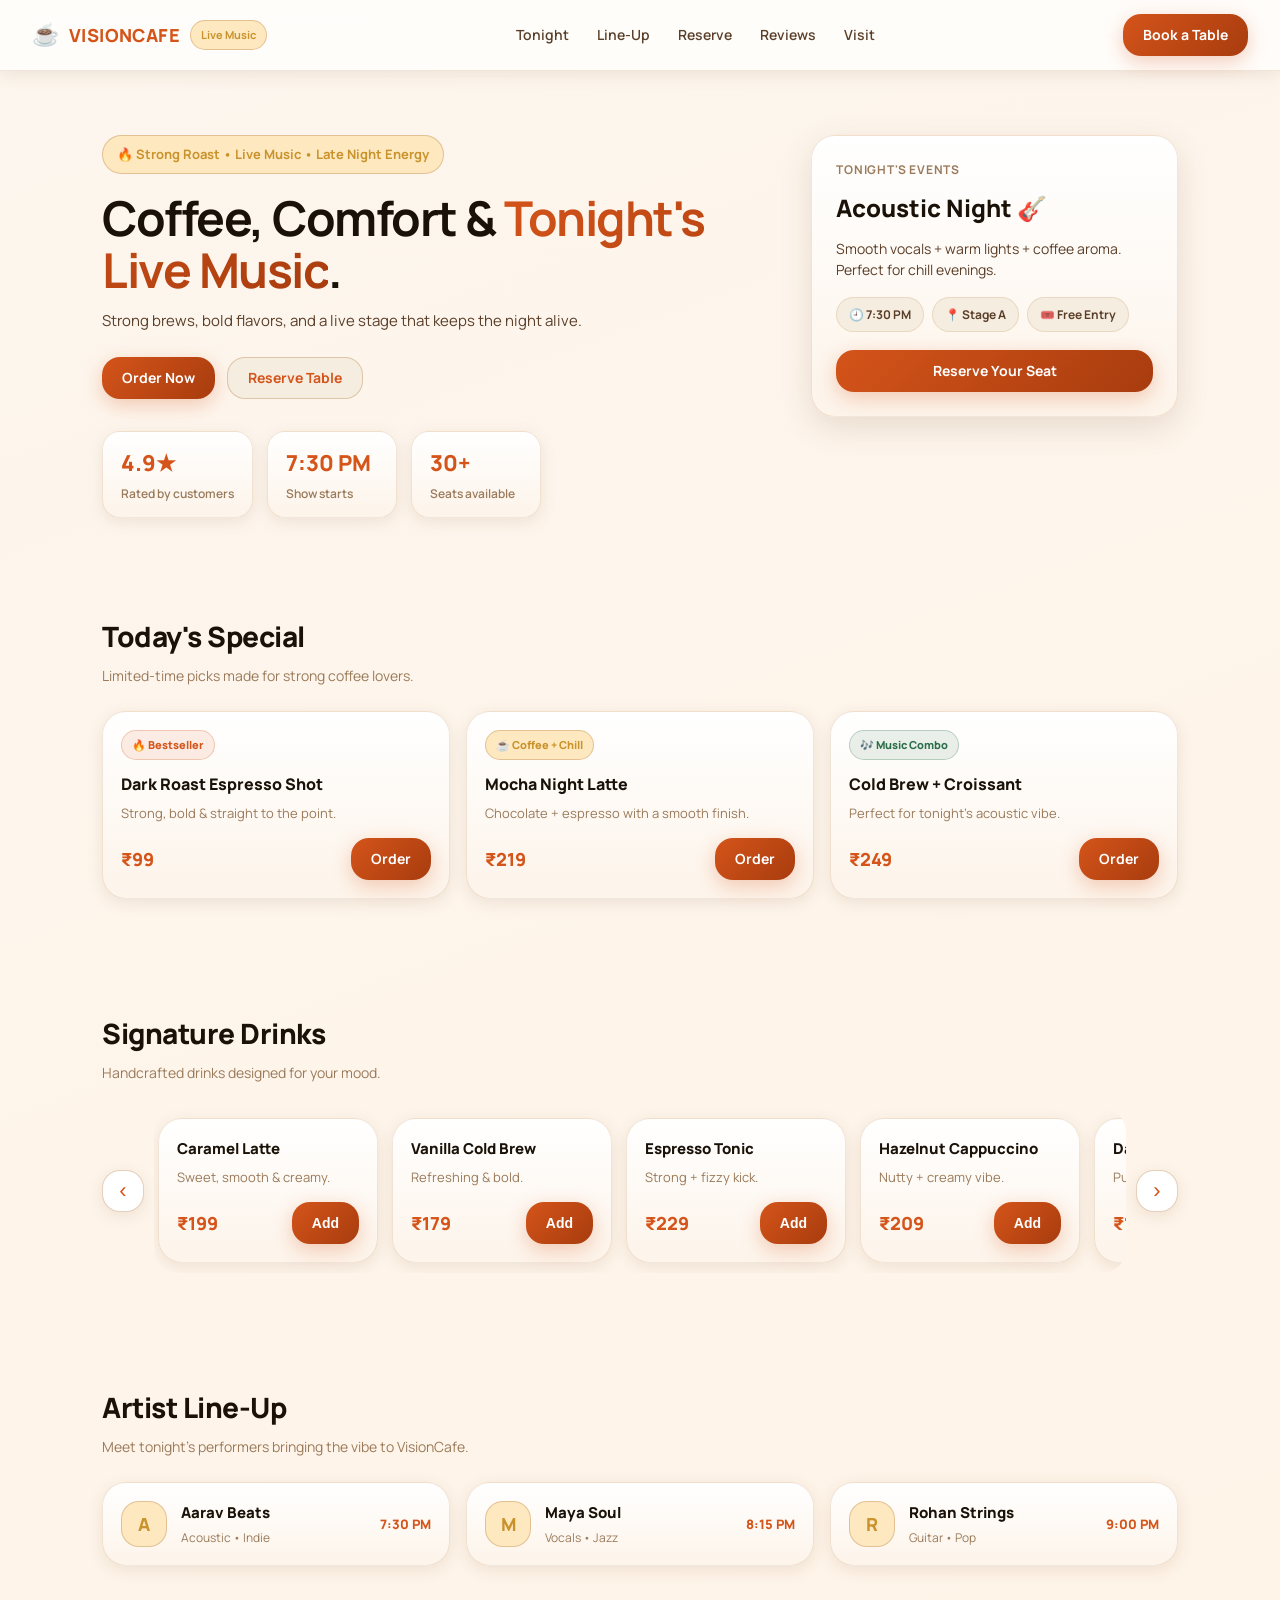
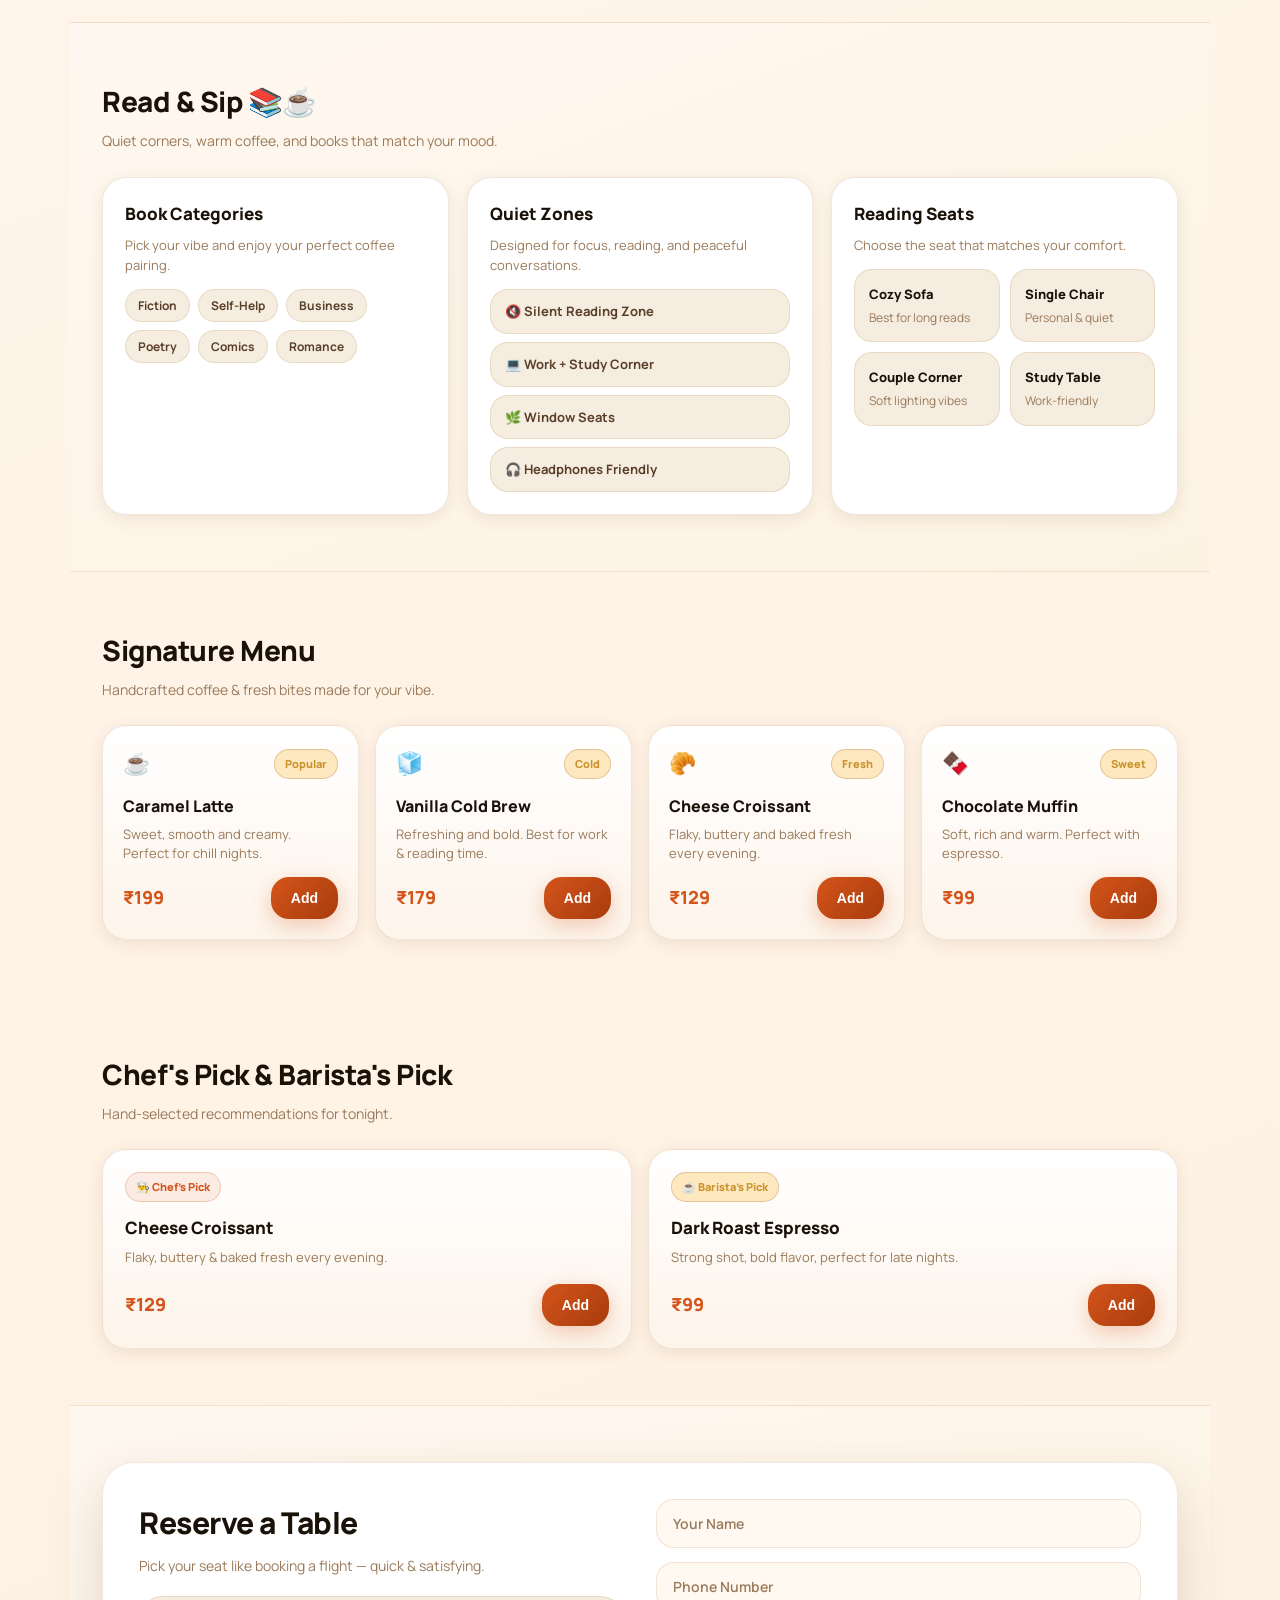
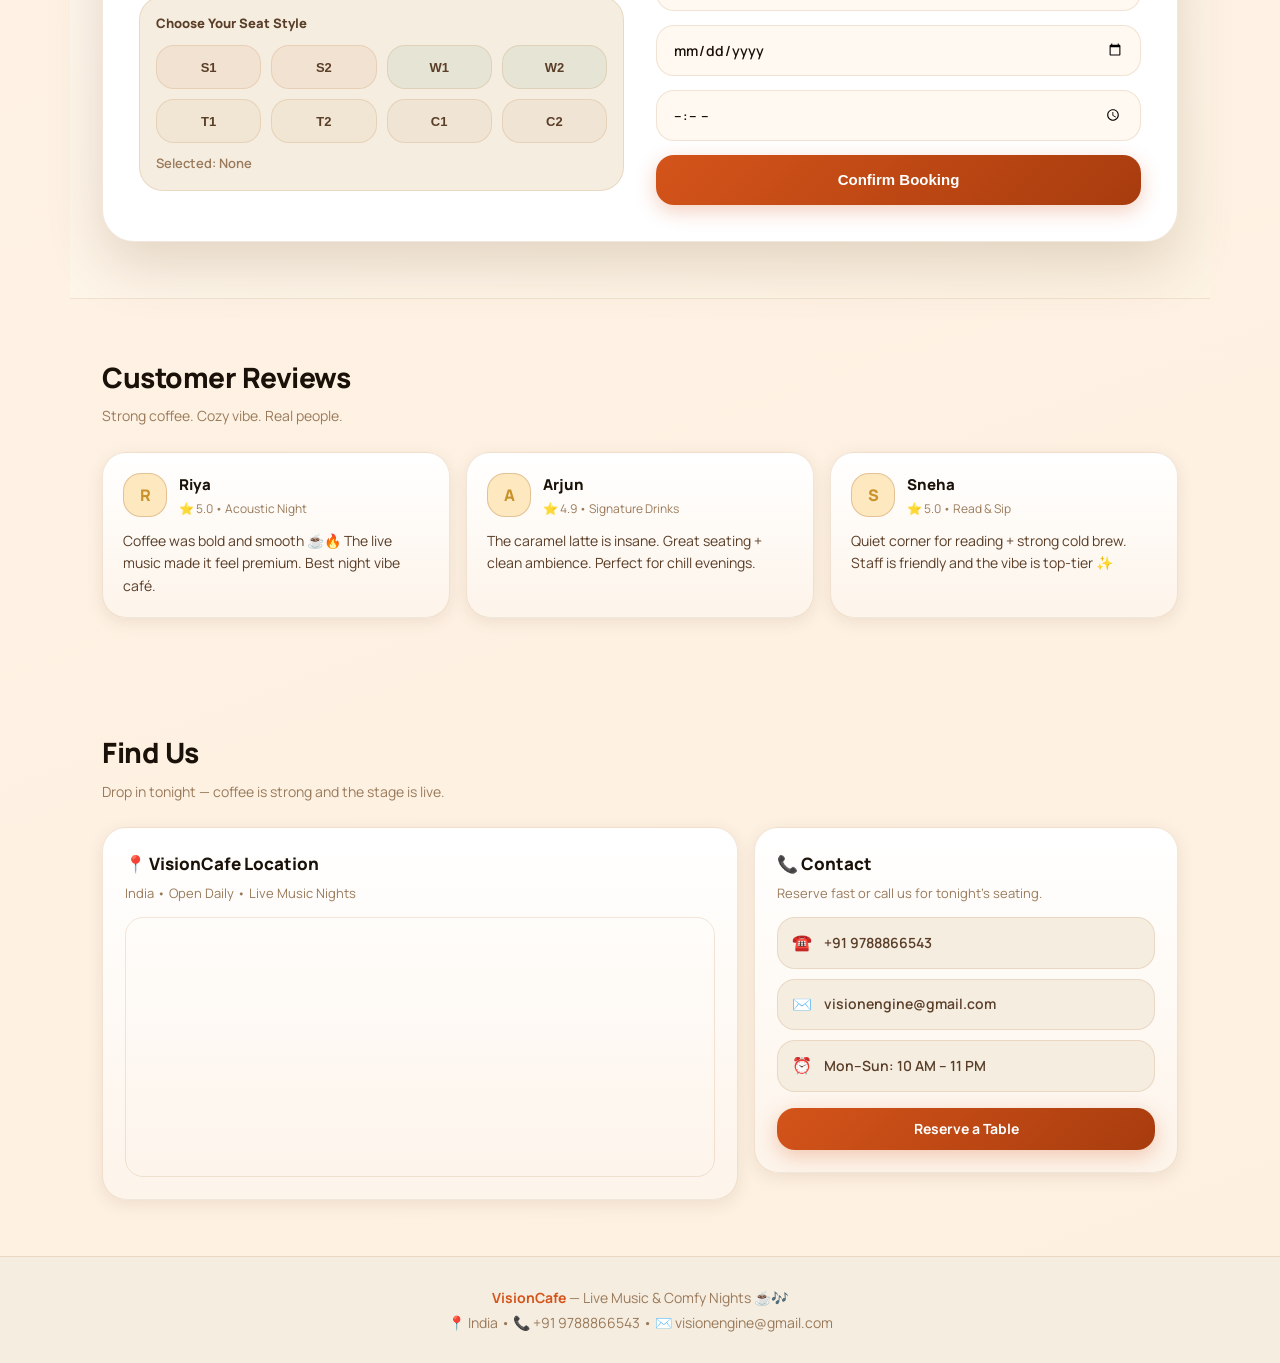
<file: index.html>
<!DOCTYPE html>
<!--
  INDEX.HTML — VISIONCAFE MAIN PAGE
  ===========================================================
  REUSE GUIDE FOR NEW SITES:
  1. Copy this file and rename it for your project.
  2. Update all <meta> tags in <head> with your site's info.
  3. Replace og:image and twitter:image with a real 1200x630px
     screenshot of your site for social link previews.
  4. Update the canonical URL to your live domain.
  5. Swap the Google Font link for any font from fonts.google.com.
  6. Each section below is self-contained — copy/remove freely.

  PAGE SECTIONS (in order):
  - <head>         SEO, Open Graph, favicon, fonts, styles
  - <header>       Sticky navbar + hamburger
  - .mobile-nav    Mobile drawer (toggled by script.js)
  - <main.hero>    Two-column hero: headline left, event card right
  - #specials      Today's 3 featured specials
  - #order         Horizontal drink carousel
  - #lineup        Artist performance schedule
  - #readandsip    Read & Sip info cards
  - #menu          4-column signature menu grid
  - #picks         Chef's + Barista's pick highlight cards
  - #reserve       Table booking form + seat map
  - #reviews       Customer review cards
  - #visit         Google Map + contact details
  - <footer>       Simple text footer
  ===========================================================
-->
<html lang="en">
<head>
  <meta charset="UTF-8" />
  <!--
    viewport meta: REQUIRED for mobile responsiveness.
    width=device-width = use the device's actual screen width.
    initial-scale=1.0  = don't zoom in/out on load.
  -->
  <meta name="viewport" content="width=device-width, initial-scale=1.0" />

  <!-- ============================================================
    PRIMARY SEO TAGS
    These appear in Google search results.
    - title: keep under 60 characters
    - description: keep under 160 characters, include keywords
    - keywords: optional, not heavily used by Google anymore
    - robots: "index, follow" = crawl this page and follow links
    - canonical: prevents duplicate content issues if the page
      is accessible from multiple URLs
  ============================================================ -->
  <title>VisionCafe | Live Music Nights & Specialty Coffee</title>
  <meta name="description" content="VisionCafe — specialty coffee, live acoustic music nights, cozy reading corners, and handcrafted drinks. Book your table today." />
  <meta name="keywords" content="VisionCafe, live music cafe, specialty coffee, acoustic nights, book a table, cafe India" />
  <meta name="author" content="VisionCafe" />
  <meta name="robots" content="index, follow" />
  <link rel="canonical" href="https://rnsingh123.github.io/Project0002/" />
  <!-- UPDATE canonical to your actual live URL before deploying -->

  <!-- ============================================================
    OPEN GRAPH TAGS
    Controls how the page looks when shared on:
    Facebook, WhatsApp, LinkedIn, Telegram, etc.
    - og:image should be 1200x630px for best results.
      Create one at canva.com or use a screenshot.
    - og:url must match the canonical URL above.
  ============================================================ -->
  <meta property="og:type" content="website" />
  <meta property="og:title" content="VisionCafe | Live Music Nights & Specialty Coffee" />
  <meta property="og:description" content="Strong brews, bold flavors, and a live stage that keeps the night alive. Reserve your seat at VisionCafe." />
  <meta property="og:url" content="https://rnsingh123.github.io/Project0002/" />
  <meta property="og:site_name" content="VisionCafe" />
  <meta property="og:image" content="https://rnsingh123.github.io/Project0002/assets/og-image.png" />
  <!-- TODO: Create assets/og-image.png (1200x630px) for social previews -->

  <!-- ============================================================
    TWITTER CARD TAGS
    Controls how the page looks when shared on Twitter/X.
    summary_large_image = big image preview (recommended).
  ============================================================ -->
  <meta name="twitter:card" content="summary_large_image" />
  <meta name="twitter:title" content="VisionCafe | Live Music Nights" />
  <meta name="twitter:description" content="Strong brews, bold flavors, and a live stage that keeps the night alive." />
  <meta name="twitter:image" content="https://rnsingh123.github.io/Project0002/assets/og-image.png" />

  <!-- ============================================================
    FAVICON + THEME COLOR
    favicon.svg = browser tab icon (SVG works in all modern browsers)
    apple-touch-icon = icon when added to iPhone home screen
    theme-color = browser chrome color on Android Chrome
    All favicon files live in /assets/
  ============================================================ -->
  <link rel="icon" type="image/svg+xml" href="assets/favicon.svg" />
  <link rel="apple-touch-icon" href="assets/apple-touch-icon.png" />
  <meta name="theme-color" content="#d4541a" />
  <!-- theme-color matches --brand in theme.css — keep them in sync -->

  <!-- ============================================================
    GOOGLE FONTS
    preconnect = tells browser to connect to Google's servers early
    (speeds up font loading).
    To change font: replace "Manrope" with any Google Font name,
    and update --font-main in theme.css to match.
  ============================================================ -->
  <link rel="preconnect" href="https://fonts.googleapis.com">
  <link rel="preconnect" href="https://fonts.gstatic.com" crossorigin>
  <link href="https://fonts.googleapis.com/css2?family=Manrope:wght@400;600;700;800&display=swap" rel="stylesheet">

  <!-- ============================================================
    STYLESHEETS
    Load theme.css FIRST — it defines all CSS variables.
    style.css imports theme.css too, but explicit order is safer.
  ============================================================ -->
  <link rel="stylesheet" href="theme.css" />
  <link rel="stylesheet" href="style.css" />
</head>

<body>

  <!-- ============================================================
    NAVBAR
    - position: sticky (stays at top while scrolling) via CSS
    - .brand = logo area (icon + name + tag)
    - .nav-links = desktop anchor links (hidden on mobile)
    - .nav-actions = CTA button + hamburger (hamburger hidden on desktop)
    - .desktop-only class hides the CTA button on mobile
  ============================================================ -->
  <header class="navbar">
    <div class="brand">
      <span class="brand-icon">☕</span>
      <span class="brand-name">VisionCafe</span>
      <span class="brand-tag">Live Music</span>
    </div>

    <nav class="nav-links" id="navLinks">
      <!-- Each href="#id" scrolls to the matching section -->
      <a href="#events">Tonight</a>
      <a href="#lineup">Line-Up</a>
      <a href="#reserve">Reserve</a>
      <a href="#reviews">Reviews</a>
      <a href="#visit">Visit</a>
    </nav>

    <div class="nav-actions">
      <!-- .desktop-only hides this on mobile (see @media in style.css) -->
      <a href="#reserve" class="btn btn-primary desktop-only">Book a Table</a>
      <!-- Hamburger: 3 <span> lines animate into X via CSS + JS -->
      <button class="hamburger" id="hamburger" aria-label="Open menu">
        <span></span><span></span><span></span>
      </button>
    </div>
  </header>

  <!-- ============================================================
    MOBILE NAV DRAWER
    Hidden by default. JS adds .open class when hamburger is clicked.
    All links close the drawer on tap (handled in script.js).
    Sits directly below the navbar in the DOM flow.
  ============================================================ -->
  <div class="mobile-nav" id="mobileNav">
    <a href="#events" class="mobile-nav-link">Tonight</a>
    <a href="#lineup" class="mobile-nav-link">Line-Up</a>
    <a href="#reserve" class="mobile-nav-link">Reserve</a>
    <a href="#reviews" class="mobile-nav-link">Reviews</a>
    <a href="#visit" class="mobile-nav-link">Visit</a>
    <a href="#reserve" class="btn btn-primary" style="margin-top:8px;">Book a Table</a>
  </div>

  <!-- ============================================================
    HERO SECTION
    Two-column CSS grid: .hero-left (headline) | .hero-right (event card)
    On mobile, collapses to single column (see @media in style.css).
    Uses <main> tag for semantic HTML — only one <main> per page.
  ============================================================ -->
  <main class="hero">

    <!-- Left column: headline, subtitle, CTA buttons, stats -->
    <section class="hero-left">
      <!-- .hero-chip = small pill label above the headline -->
      <p class="hero-chip">🔥 Strong Roast • Live Music • Late Night Energy</p>

      <!-- h1 = main page heading, only one per page for SEO -->
      <h1 class="hero-title">
        Coffee, Comfort & <span class="highlight">Tonight's Live Music</span>.
        <!-- .highlight applies gradient text effect via CSS -->
      </h1>

      <p class="hero-subtitle">
        Strong brews, bold flavors, and a live stage that keeps the night alive.
      </p>

      <!-- Two CTA buttons: primary action + secondary action -->
      <div class="hero-buttons">
        <a href="#order" class="btn btn-primary">Order Now</a>
        <a href="#reserve" class="btn btn-secondary">Reserve Table</a>
      </div>

      <!-- Quick stats row: rating, show time, seat count -->
      <div class="hero-stats">
        <div class="stat"><h3>4.9★</h3><p>Rated by customers</p></div>
        <div class="stat"><h3>7:30 PM</h3><p>Show starts</p></div>
        <div class="stat"><h3>30+</h3><p>Seats available</p></div>
      </div>
    </section>

    <!-- Right column: tonight's event card (id="events" for nav link) -->
    <aside class="hero-right" id="events">
      <div class="event-card">
        <p class="small-title">Tonight's Events</p>
        <h2 class="event-title">Acoustic Night 🎸</h2>
        <p class="event-desc">
          Smooth vocals + warm lights + coffee aroma. Perfect for chill evenings.
        </p>
        <!-- .pill = small info tag, reuse for any metadata -->
        <div class="event-meta">
          <span class="pill">🕘 7:30 PM</span>
          <span class="pill">📍 Stage A</span>
          <span class="pill">🎟️ Free Entry</span>
        </div>
        <a href="#reserve" class="btn btn-primary btn-full">Reserve Your Seat</a>
      </div>
    </aside>
  </main>

  <!-- ============================================================
    TODAY'S SPECIALS
    3-column card grid. Each card has a colored tag, name,
    description, price, and order button.
    .special-tag variants: default (red), .coffee (gold), .blue (green)
  ============================================================ -->
  <section class="section" id="specials">
    <div class="section-head">
      <h2>Today's Special</h2>
      <p>Limited-time picks made for strong coffee lovers.</p>
    </div>
    <div class="special-grid">
      <div class="special-card">
        <span class="special-tag">🔥 Bestseller</span>
        <h3>Dark Roast Espresso Shot</h3>
        <p>Strong, bold & straight to the point.</p>
        <div class="special-bottom">
          <span class="price">₹99</span>
          <a href="#order" class="btn btn-primary">Order</a>
        </div>
      </div>
      <div class="special-card">
        <span class="special-tag coffee">☕ Coffee + Chill</span>
        <h3>Mocha Night Latte</h3>
        <p>Chocolate + espresso with a smooth finish.</p>
        <div class="special-bottom">
          <span class="price">₹219</span>
          <a href="#order" class="btn btn-primary">Order</a>
        </div>
      </div>
      <div class="special-card">
        <span class="special-tag blue">🎶 Music Combo</span>
        <h3>Cold Brew + Croissant</h3>
        <p>Perfect for tonight's acoustic vibe.</p>
        <div class="special-bottom">
          <span class="price">₹249</span>
          <a href="#order" class="btn btn-primary">Order</a>
        </div>
      </div>
    </div>
  </section>

  <!-- ============================================================
    SIGNATURE DRINKS CAROUSEL
    Horizontally scrollable row of drink cards.
    Arrow buttons (.carousel-btn) scroll by 280px via script.js.
    On mobile: buttons hidden, scroll-snap handles swiping.
    To add more drinks: duplicate a .drink-card block.
  ============================================================ -->
  <section class="section" id="order">
    <div class="section-head">
      <h2>Signature Drinks</h2>
      <p>Handcrafted drinks designed for your mood.</p>
    </div>
    <div class="carousel-wrap">
      <button class="carousel-btn left" aria-label="Scroll left">‹</button>
      <div class="carousel" id="drinkCarousel">
        <!-- Each .drink-card = one item in the carousel -->
        <div class="drink-card">
          <h3>Caramel Latte</h3>
          <p>Sweet, smooth & creamy.</p>
          <div class="drink-bottom">
            <span class="price">₹199</span>
            <button class="btn btn-primary">Add</button>
          </div>
        </div>
        <div class="drink-card">
          <h3>Vanilla Cold Brew</h3>
          <p>Refreshing & bold.</p>
          <div class="drink-bottom">
            <span class="price">₹179</span>
            <button class="btn btn-primary">Add</button>
          </div>
        </div>
        <div class="drink-card">
          <h3>Espresso Tonic</h3>
          <p>Strong + fizzy kick.</p>
          <div class="drink-bottom">
            <span class="price">₹229</span>
            <button class="btn btn-primary">Add</button>
          </div>
        </div>
        <div class="drink-card">
          <h3>Hazelnut Cappuccino</h3>
          <p>Nutty + creamy vibe.</p>
          <div class="drink-bottom">
            <span class="price">₹209</span>
            <button class="btn btn-primary">Add</button>
          </div>
        </div>
        <div class="drink-card">
          <h3>Dark Roast Americano</h3>
          <p>Pure strength. No sugar needed.</p>
          <div class="drink-bottom">
            <span class="price">₹149</span>
            <button class="btn btn-primary">Add</button>
          </div>
        </div>
      </div>
      <button class="carousel-btn right" aria-label="Scroll right">›</button>
    </div>
  </section>

  <!-- ============================================================
    ARTIST LINE-UP
    3-column grid. Each card: letter avatar, name, genre, time.
    To use real photos: replace .artist-avatar letter with <img>.
    To add more artists: duplicate an .artist-card block.
  ============================================================ -->
  <section class="section" id="lineup">
    <div class="section-head">
      <h2>Artist Line-Up</h2>
      <p>Meet tonight's performers bringing the vibe to VisionCafe.</p>
    </div>
    <div class="lineup-grid">
      <div class="artist-card">
        <div class="artist-avatar">A</div><!-- replace with <img> for real photo -->
        <div class="artist-info">
          <h3>Aarav Beats</h3>
          <p>Acoustic • Indie</p>
        </div>
        <span class="artist-time">7:30 PM</span>
      </div>
      <div class="artist-card">
        <div class="artist-avatar">M</div>
        <div class="artist-info">
          <h3>Maya Soul</h3>
          <p>Vocals • Jazz</p>
        </div>
        <span class="artist-time">8:15 PM</span>
      </div>
      <div class="artist-card">
        <div class="artist-avatar">R</div>
        <div class="artist-info">
          <h3>Rohan Strings</h3>
          <p>Guitar • Pop</p>
        </div>
        <span class="artist-time">9:00 PM</span>
      </div>
    </div>
  </section>

  <!-- ============================================================
    READ & SIP
    3 info cards: book categories (chips), quiet zones (list),
    reading seats (2x2 grid).
    The section has a tinted background set via #readandsip in CSS.
  ============================================================ -->
  <section class="section" id="readandsip">
    <div class="section-head">
      <h2>Read & Sip 📚☕</h2>
      <p>Quiet corners, warm coffee, and books that match your mood.</p>
    </div>
    <div class="read-grid">

      <!-- Card 1: category chips — reuse .chips + .chip anywhere -->
      <div class="read-card">
        <h3>Book Categories</h3>
        <p>Pick your vibe and enjoy your perfect coffee pairing.</p>
        <div class="chips">
          <span class="chip">Fiction</span>
          <span class="chip">Self-Help</span>
          <span class="chip">Business</span>
          <span class="chip">Poetry</span>
          <span class="chip">Comics</span>
          <span class="chip">Romance</span>
        </div>
      </div>

      <!-- Card 2: styled list — reuse .read-list for any feature list -->
      <div class="read-card">
        <h3>Quiet Zones</h3>
        <p>Designed for focus, reading, and peaceful conversations.</p>
        <ul class="read-list">
          <li>🔇 Silent Reading Zone</li>
          <li>💻 Work + Study Corner</li>
          <li>🌿 Window Seats</li>
          <li>🎧 Headphones Friendly</li>
        </ul>
      </div>

      <!-- Card 3: 2x2 mini grid — reuse .seat-grid + .seat-box -->
      <div class="read-card">
        <h3>Reading Seats</h3>
        <p>Choose the seat that matches your comfort.</p>
        <div class="seat-grid">
          <div class="seat-box"><h4>Cozy Sofa</h4><p>Best for long reads</p></div>
          <div class="seat-box"><h4>Single Chair</h4><p>Personal & quiet</p></div>
          <div class="seat-box"><h4>Couple Corner</h4><p>Soft lighting vibes</p></div>
          <div class="seat-box"><h4>Study Table</h4><p>Work-friendly</p></div>
        </div>
      </div>
    </div>
  </section>

  <!-- ============================================================
    SIGNATURE MENU
    4-column grid (2 on tablet, 1 on mobile).
    Each card: icon, badge, name, description, price, add button.
    To add items: duplicate a .menu-card block.
  ============================================================ -->
  <section class="section" id="menu">
    <div class="section-head">
      <h2>Signature Menu</h2>
      <p>Handcrafted coffee & fresh bites made for your vibe.</p>
    </div>
    <div class="menu-cards">
      <div class="menu-card">
        <div class="menu-top"><span class="menu-icon">☕</span><span class="menu-badge">Popular</span></div>
        <h3>Caramel Latte</h3>
        <p>Sweet, smooth and creamy. Perfect for chill nights.</p>
        <div class="menu-bottom"><span class="menu-price">₹199</span><button class="btn btn-primary">Add</button></div>
      </div>
      <div class="menu-card">
        <div class="menu-top"><span class="menu-icon">🧊</span><span class="menu-badge">Cold</span></div>
        <h3>Vanilla Cold Brew</h3>
        <p>Refreshing and bold. Best for work & reading time.</p>
        <div class="menu-bottom"><span class="menu-price">₹179</span><button class="btn btn-primary">Add</button></div>
      </div>
      <div class="menu-card">
        <div class="menu-top"><span class="menu-icon">🥐</span><span class="menu-badge">Fresh</span></div>
        <h3>Cheese Croissant</h3>
        <p>Flaky, buttery and baked fresh every evening.</p>
        <div class="menu-bottom"><span class="menu-price">₹129</span><button class="btn btn-primary">Add</button></div>
      </div>
      <div class="menu-card">
        <div class="menu-top"><span class="menu-icon">🍫</span><span class="menu-badge">Sweet</span></div>
        <h3>Chocolate Muffin</h3>
        <p>Soft, rich and warm. Perfect with espresso.</p>
        <div class="menu-bottom"><span class="menu-price">₹99</span><button class="btn btn-primary">Add</button></div>
      </div>
    </div>
  </section>

  <!-- ============================================================
    CHEF'S & BARISTA'S PICKS
    2-column highlight cards. .pick-badge has two color variants:
    default (red/brand) and .barista (gold).
  ============================================================ -->
  <section class="section" id="picks">
    <div class="section-head">
      <h2>Chef's Pick & Barista's Pick</h2>
      <p>Hand-selected recommendations for tonight.</p>
    </div>
    <div class="picks-grid">
      <div class="pick-card">
        <span class="pick-badge">👨‍🍳 Chef's Pick</span>
        <h3>Cheese Croissant</h3>
        <p>Flaky, buttery & baked fresh every evening.</p>
        <div class="pick-bottom"><span class="price">₹129</span><button class="btn btn-primary">Add</button></div>
      </div>
      <div class="pick-card">
        <span class="pick-badge barista">☕ Barista's Pick</span><!-- .barista = gold color variant -->
        <h3>Dark Roast Espresso</h3>
        <p>Strong shot, bold flavor, perfect for late nights.</p>
        <div class="pick-bottom"><span class="price">₹99</span><button class="btn btn-primary">Add</button></div>
      </div>
    </div>
  </section>

  <!-- ============================================================
    RESERVE A TABLE
    Split layout: left = seat visual picker, right = booking form.
    Seat buttons are color-coded by type (sofa/window/study/couple).
    JS handles seat selection (adds .selected class).
    Form currently has no backend — connect to Formspree, EmailJS,
    or your own API to make it functional.
  ============================================================ -->
  <section class="section" id="reserve">
    <div class="reserve-box">

      <!-- Left: seat map -->
      <div class="reserve-left">
        <h2>Reserve a Table</h2>
        <p>Pick your seat like booking a flight — quick & satisfying.</p>
        <div class="seat-map">
          <p class="seat-title">Choose Your Seat Style</p>
          <!-- id="seatGrid" is used by script.js for click delegation -->
          <div class="seat-grid-map" id="seatGrid">
            <!-- S = Sofa, W = Window, T = Study Table, C = Couple -->
            <button class="seat seat-sofa">S1</button>
            <button class="seat seat-sofa">S2</button>
            <button class="seat seat-window">W1</button>
            <button class="seat seat-window">W2</button>
            <button class="seat seat-study">T1</button>
            <button class="seat seat-study">T2</button>
            <button class="seat seat-couple">C1</button>
            <button class="seat seat-couple">C2</button>
          </div>
          <!-- id="seatSelected" is updated by script.js on seat click -->
          <p class="seat-note">Selected: <span id="seatSelected">None</span></p>
        </div>
      </div>

      <!-- Right: booking form — connect to backend to make functional -->
      <form class="reserve-form">
        <input type="text" placeholder="Your Name" required />
        <input type="tel" placeholder="Phone Number" required />
        <input type="date" required />
        <input type="time" required />
        <button class="btn btn-primary btn-full" type="submit">Confirm Booking</button>
      </form>
    </div>
  </section>

  <!-- ============================================================
    CUSTOMER REVIEWS
    3-column grid. Each card: letter avatar, name, rating, review.
    To add more reviews: duplicate a .review-card block.
    Replace letter avatars with <img> for real customer photos.
  ============================================================ -->
  <section class="section" id="reviews">
    <div class="section-head">
      <h2>Customer Reviews</h2>
      <p>Strong coffee. Cozy vibe. Real people.</p>
    </div>
    <div class="reviews-grid">
      <div class="review-card">
        <div class="review-top">
          <div class="review-avatar">R</div><!-- replace with <img> for real photo -->
          <div><h3>Riya</h3><p class="review-meta">⭐ 5.0 • Acoustic Night</p></div>
        </div>
        <p class="review-text">Coffee was bold and smooth ☕🔥 The live music made it feel premium. Best night vibe café.</p>
      </div>
      <div class="review-card">
        <div class="review-top">
          <div class="review-avatar">A</div>
          <div><h3>Arjun</h3><p class="review-meta">⭐ 4.9 • Signature Drinks</p></div>
        </div>
        <p class="review-text">The caramel latte is insane. Great seating + clean ambience. Perfect for chill evenings.</p>
      </div>
      <div class="review-card">
        <div class="review-top">
          <div class="review-avatar">S</div>
          <div><h3>Sneha</h3><p class="review-meta">⭐ 5.0 • Read & Sip</p></div>
        </div>
        <p class="review-text">Quiet corner for reading + strong cold brew. Staff is friendly and the vibe is top-tier ✨</p>
      </div>
    </div>
  </section>

  <!-- ============================================================
    FIND US — MAP + CONTACT
    Two-column: left = Google Maps embed, right = contact details.
    To change the map location: update the iframe src URL.
    Use https://maps.google.com/maps?q=YOUR+ADDRESS&output=embed
  ============================================================ -->
  <section class="section" id="visit">
    <div class="section-head">
      <h2>Find Us</h2>
      <p>Drop in tonight — coffee is strong and the stage is live.</p>
    </div>
    <div class="visit-grid">

      <!-- Left: embedded map -->
      <div class="visit-card">
        <h3>📍 VisionCafe Location</h3>
        <p class="visit-text">India • Open Daily • Live Music Nights</p>
        <div class="map-box">
          <!-- loading="lazy" defers iframe load until scrolled into view -->
          <iframe
            title="VisionCafe Location"
            src="https://maps.google.com/maps?q=India&t=&z=13&ie=UTF8&iwloc=&output=embed"
            loading="lazy"
          ></iframe>
        </div>
      </div>

      <!-- Right: contact info + CTA -->
      <div class="visit-card">
        <h3>📞 Contact</h3>
        <p class="visit-text">Reserve fast or call us for tonight's seating.</p>
        <div class="contact-list">
          <div class="contact-item"><span>☎️</span><p>+91 9788866543</p></div>
          <div class="contact-item"><span>✉️</span><p>visionengine@gmail.com</p></div>
          <div class="contact-item"><span>⏰</span><p>Mon–Sun: 10 AM – 11 PM</p></div>
        </div>
        <a class="btn btn-primary btn-full" href="#reserve">Reserve a Table</a>
      </div>
    </div>
  </section>

  <!-- ============================================================
    FOOTER
    id="contact" so the navbar "Contact" link scrolls here.
    Keep it simple — just brand name, location, phone, email.
  ============================================================ -->
  <footer class="footer" id="contact">
    <p><b>VisionCafe</b> — Live Music & Comfy Nights ☕🎶</p>
    <p>📍 India • 📞 +91 9788866543 • ✉️ visionengine@gmail.com</p>
  </footer>

  <!-- ============================================================
    SCRIPTS
    Loaded at the bottom of <body> so the DOM is ready when JS runs.
    script.js handles: hamburger menu, carousel buttons, seat map.
  ============================================================ -->
  <script src="script.js"></script>
</body>
</html>
</file>
<file: theme.css>
/* =================================================================
   THEME.CSS — DESIGN TOKENS
   -----------------------------------------------------------------
   HOW TO USE FOR A NEW SITE:
   1. Copy this file into your new project as-is.
   2. Change the values inside :root{} to match your brand.
   3. Never hardcode colors/fonts/shadows in style.css —
      always reference a variable from here instead.
   4. To switch the whole site's look, you only edit THIS file.
   -----------------------------------------------------------------
   NAMING CONVENTION:
   --bg-*        → background surfaces (page, card, muted areas)
   --brand-*     → primary brand color and its variants
   --accent-*    → secondary highlight color (e.g. green, blue)
   --gold-*      → warm gold tones (coffee/music vibe)
   --text-*      → text hierarchy (primary > secondary > muted)
   --border      → subtle border, --border-strong for emphasis
   --shadow-*    → sm / md / lg elevation levels
   --radius-*    → corner rounding scale
   --gradient-*  → reusable gradient shortcuts
   ================================================================= */

:root {

  /* ---------------------------------------------------------------
     BACKGROUNDS
     bg-base    = full page background
     bg-surface = slightly lighter surface (inputs, alt sections)
     bg-card    = white card background
     bg-muted   = warm tinted areas (footers, seat maps, chips)
  --------------------------------------------------------------- */
  --bg-base:        #fdf6ee;
  --bg-surface:     #fff9f2;
  --bg-card:        #ffffff;
  --bg-muted:       #f5ede0;

  /* ---------------------------------------------------------------
     BRAND COLORS
     Change these 3 to rebrand the entire site instantly.
     brand       = main CTA color (buttons, highlights, prices)
     brand-dark  = hover/pressed state of brand
     brand-light = soft tint for backgrounds and chips
  --------------------------------------------------------------- */
  --brand:          #d4541a;   /* burnt orange — change for new brand */
  --brand-dark:     #a83c0e;
  --brand-light:    #f4a96a;

  /* ---------------------------------------------------------------
     ACCENT COLOR
     Used for secondary tags (e.g. "Music Combo" badge).
     Swap to any color that complements your brand.
  --------------------------------------------------------------- */
  --accent:         #2c6e49;   /* forest green */
  --accent-light:   #d4edda;

  /* ---------------------------------------------------------------
     GOLD / WARM TONES
     Used for badges, avatars, and warm highlights.
     Works well for food/cafe/hospitality sites.
  --------------------------------------------------------------- */
  --gold:           #c9922a;
  --gold-light:     #fde8c0;

  /* ---------------------------------------------------------------
     TEXT HIERARCHY
     Always use these instead of hardcoded colors.
     primary   = headings, important labels
     secondary = body text, descriptions
     muted     = placeholders, meta info, subtitles
  --------------------------------------------------------------- */
  --text-primary:   #1a1208;
  --text-secondary: #5a3e28;
  --text-muted:     #9a7a5a;

  /* ---------------------------------------------------------------
     BORDERS
     border        = default subtle border on cards/inputs
     border-strong = more visible border for badges/tags
  --------------------------------------------------------------- */
  --border:         rgba(180, 120, 60, 0.18);
  --border-strong:  rgba(180, 120, 60, 0.35);

  /* ---------------------------------------------------------------
     SHADOWS — elevation scale
     sm = cards, inputs (low elevation)
     md = hovered cards, dropdowns (mid elevation)
     lg = modals, reserve box (high elevation)
  --------------------------------------------------------------- */
  --shadow-sm:      0 4px 16px rgba(100, 60, 20, 0.10);
  --shadow-md:      0 10px 32px rgba(100, 60, 20, 0.14);
  --shadow-lg:      0 22px 55px rgba(100, 60, 20, 0.18);

  /* ---------------------------------------------------------------
     GLASS / FROSTED EFFECT
     Used on sticky navbar and mobile drawer.
     Pair with backdrop-filter: blur() in CSS.
  --------------------------------------------------------------- */
  --glass:          rgba(255, 255, 255, 0.72);
  --glass-border:   rgba(255, 255, 255, 0.85);

  /* ---------------------------------------------------------------
     TYPOGRAPHY
     Change --font-main to swap the entire site's font.
     Load the new font in <head> via Google Fonts first.
  --------------------------------------------------------------- */
  --font-main:      "Manrope", Arial, Helvetica, sans-serif;

  /* ---------------------------------------------------------------
     BORDER RADIUS SCALE
     sm   = small chips, tags
     md   = inputs, buttons, small cards
     lg   = section cards, carousels
     xl   = large containers (reserve box)
     pill = fully rounded (badges, pills)
  --------------------------------------------------------------- */
  --radius-sm:      12px;
  --radius-md:      18px;
  --radius-lg:      24px;
  --radius-xl:      32px;
  --radius-pill:    999px;

  /* ---------------------------------------------------------------
     GRADIENTS
     gradient-brand = primary button / highlight text
     gradient-warm  = decorative warm gradient
     gradient-bg    = full page background
     gradient-card  = subtle card background (white → warm tint)
  --------------------------------------------------------------- */
  --gradient-brand: linear-gradient(135deg, var(--brand), var(--brand-dark));
  --gradient-warm:  linear-gradient(135deg, var(--brand-light), var(--gold));
  --gradient-bg:    linear-gradient(160deg, #fdf6ee 0%, #fff3e6 50%, #fdf0e0 100%);
  --gradient-card:  linear-gradient(180deg, #ffffff, #fdf4ea);
}
</file>
<file: style.css>
/* =================================================================
   STYLE.CSS — COMPONENT STYLES
   -----------------------------------------------------------------
   All visual styles live here. Colors, fonts, spacing, and
   shadows are pulled from theme.css via CSS variables.

   REUSE GUIDE FOR NEW SITES:
   - Copy the section you need (e.g. NAVBAR, CAROUSEL, RESERVE)
   - Swap class names to match your HTML
   - All values reference theme.css tokens — just update theme.css
     to restyle everything at once.

   FILE STRUCTURE (in order):
   1.  Import Theme
   2.  Base Reset
   3.  Navbar
   4.  Buttons
   5.  Hero Layout
   6.  Event Card
   7.  Sections (shared wrapper)
   8.  Today's Specials
   9.  Carousel
   10. Artist Line-Up
   11. Read & Sip
   12. Signature Menu
   13. Chef's / Barista's Picks
   14. Reserve Section + Seat Map
   15. Reviews
   16. Visit / Map + Contact
   17. Footer
   18. Hamburger + Mobile Nav Drawer
   19. Responsive Breakpoints
   ================================================================= */


/* =================================================================
   1. IMPORT THEME
   Always import theme.css first so all variables are available.
   ================================================================= */
@import url("theme.css");


/* =================================================================
   2. BASE RESET
   Removes default browser margin/padding. box-sizing: border-box
   makes width/height include padding — much easier to work with.
   scroll-behavior: smooth makes anchor links (#section) animate.
   ================================================================= */
*, *::before, *::after {
  margin: 0;
  padding: 0;
  box-sizing: border-box;
}

html {
  scroll-behavior: smooth; /* smooth scroll for all anchor links */
}

body {
  font-family: var(--font-main);
  background: var(--gradient-bg);
  color: var(--text-primary);
  min-height: 100vh;
  line-height: 1.6;
}


/* =================================================================
   3. NAVBAR
   -----------------------------------------------------------------
   position: sticky keeps it visible while scrolling.
   backdrop-filter: blur() creates the frosted glass effect.
   z-index: 100 keeps it above all other content.

   REUSE: Copy .navbar, .brand, .nav-links, .nav-actions.
   Change brand colors via --brand in theme.css.
   ================================================================= */
.navbar {
  position: sticky;
  top: 0;
  z-index: 100;
  padding: 14px 32px;
  display: flex;
  align-items: center;
  justify-content: space-between;
  background: var(--glass);           /* frosted glass bg */
  backdrop-filter: blur(14px);        /* blur behind navbar */
  -webkit-backdrop-filter: blur(14px);/* Safari support */
  border-bottom: 1px solid var(--border);
  box-shadow: var(--shadow-sm);
}

.brand {
  display: flex;
  align-items: center;
  gap: 10px;
  font-weight: 800;
  color: var(--text-primary);
}

.brand-icon { font-size: 22px; }

.brand-name {
  font-size: 18px;
  letter-spacing: 0.4px;
  text-transform: uppercase;
  color: var(--brand);
}

/* small pill tag next to brand name */
.brand-tag {
  font-size: 11px;
  font-weight: 700;
  padding: 5px 10px;
  border-radius: var(--radius-pill);
  background: var(--gold-light);
  border: 1px solid var(--border-strong);
  color: var(--gold);
}

.nav-links {
  display: flex;
  align-items: center;
  gap: 4px;
}

.nav-links a {
  text-decoration: none;
  color: var(--text-secondary);
  font-weight: 600;
  font-size: 14px;
  padding: 8px 12px;
  border-radius: var(--radius-sm);
  transition: background 0.2s, color 0.2s;
}

.nav-links a:hover {
  background: var(--bg-muted);
  color: var(--brand);
}

.nav-actions {
  display: flex;
  align-items: center;
  gap: 10px;
}


/* =================================================================
   4. BUTTONS
   -----------------------------------------------------------------
   Two variants: btn-primary (brand CTA) and btn-secondary (ghost).
   btn-full stretches to 100% width — useful inside forms/cards.

   REUSE: Add class="btn btn-primary" to any <a> or <button>.
   Change button color via --brand and --gradient-brand in theme.css.
   ================================================================= */
.btn {
  display: inline-flex;
  align-items: center;
  justify-content: center;
  height: 42px;
  padding: 0 20px;
  border-radius: var(--radius-md);
  text-decoration: none;
  font-weight: 700;
  font-size: 14px;
  border: none;
  cursor: pointer;
  transition: transform 0.2s ease, box-shadow 0.2s ease;
}

/* primary = filled brand color */
.btn-primary {
  background: var(--gradient-brand);
  color: #fff;
  box-shadow: 0 6px 20px rgba(212, 84, 26, 0.28);
}

.btn-primary:hover {
  transform: translateY(-2px);
  box-shadow: 0 12px 28px rgba(212, 84, 26, 0.38);
}

/* secondary = outlined / ghost style */
.btn-secondary {
  background: var(--bg-muted);
  color: var(--brand);
  border: 1.5px solid var(--border-strong);
}

.btn-secondary:hover {
  background: var(--gold-light);
  transform: translateY(-2px);
}

/* stretches button to fill its container */
.btn-full { width: 100%; }

/* hide on mobile — used for navbar CTA */
/* toggled via @media at the bottom of this file */


/* =================================================================
   5. HERO LAYOUT
   -----------------------------------------------------------------
   Two-column grid: left = headline + stats, right = event card.
   On mobile (<900px) this collapses to a single column.

   REUSE: The .hero grid pattern works for any landing page hero.
   Adjust grid-template-columns ratio to change left/right balance.
   ================================================================= */
.hero {
  max-width: 1140px;
  margin: 0 auto;
  padding: 64px 32px 40px;
  display: grid;
  grid-template-columns: 1.3fr 0.7fr; /* left wider than right */
  gap: 28px;
  align-items: start;
}

.hero-left  { grid-column: 1; grid-row: 1; }
.hero-right { grid-column: 2; grid-row: 1; align-self: start; }

/* small pill label above the headline */
.hero-chip {
  display: inline-block;
  padding: 8px 14px;
  border-radius: var(--radius-pill);
  background: var(--gold-light);
  border: 1px solid var(--border-strong);
  font-weight: 700;
  font-size: 13px;
  color: var(--gold);
  margin-bottom: 18px;
}

.hero-title {
  font-size: 48px;
  line-height: 1.08;
  letter-spacing: -1.5px;
  margin-bottom: 14px;
  color: var(--text-primary);
}

/* gradient text effect on a span inside the title */
.highlight {
  background: var(--gradient-brand);
  -webkit-background-clip: text;
  background-clip: text;
  color: transparent; /* makes the gradient show through */
}

.hero-subtitle {
  color: var(--text-secondary);
  max-width: 480px;
  line-height: 1.6;
  margin-bottom: 24px;
  font-size: 15px;
}

.hero-buttons {
  display: flex;
  gap: 12px;
  flex-wrap: wrap;
  margin-bottom: 32px;
}

/* stat row: rating, show time, seats */
.hero-stats {
  display: flex;
  gap: 14px;
  flex-wrap: wrap;
}

.stat {
  padding: 14px 18px;
  border-radius: var(--radius-md);
  background: var(--gradient-card);
  border: 1px solid var(--border);
  box-shadow: var(--shadow-sm);
  min-width: 130px;
}

.stat h3 {
  font-size: 22px;
  font-weight: 900;
  color: var(--brand);
  margin-bottom: 2px;
}

.stat p {
  font-size: 12px;
  color: var(--text-muted);
  font-weight: 600;
}


/* =================================================================
   6. EVENT CARD  (hero-right / aside)
   -----------------------------------------------------------------
   Sits in the right column of the hero. Shows tonight's event
   details with time/location pills and a CTA button.

   REUSE: Works for any "featured info" sidebar card.
   ================================================================= */
.event-card {
  background: var(--gradient-card);
  border: 1px solid var(--border);
  box-shadow: var(--shadow-md);
  border-radius: var(--radius-lg);
  padding: 24px;
}

/* small uppercase label above the card title */
.small-title {
  font-size: 12px;
  font-weight: 700;
  text-transform: uppercase;
  letter-spacing: 0.8px;
  color: var(--text-muted);
  margin-bottom: 10px;
}

.event-title {
  font-size: 24px;
  font-weight: 900;
  color: var(--text-primary);
  margin-bottom: 10px;
}

.event-desc {
  color: var(--text-secondary);
  line-height: 1.55;
  margin-bottom: 16px;
  font-size: 14px;
}

/* row of info pills (time, location, entry) */
.event-meta {
  display: flex;
  flex-wrap: wrap;
  gap: 8px;
  margin-bottom: 18px;
}

/* reusable pill/tag component */
.pill {
  font-size: 12px;
  font-weight: 700;
  padding: 7px 12px;
  border-radius: var(--radius-pill);
  background: var(--bg-muted);
  border: 1px solid var(--border);
  color: var(--text-secondary);
}


/* =================================================================
   7. SECTIONS  (shared wrapper)
   -----------------------------------------------------------------
   .section = max-width container with consistent padding.
   .section-head = title + subtitle above any grid/list.

   REUSE: Wrap every page section in <section class="section">.
   Add id="sectionname" for anchor link navigation.
   ================================================================= */
.section {
  max-width: 1140px;
  margin: 0 auto;
  padding: 56px 32px;
}

.section-head { margin-bottom: 24px; }

.section-head h2 {
  font-size: 28px;
  font-weight: 900;
  color: var(--text-primary);
  margin-bottom: 6px;
  letter-spacing: -0.5px;
}

.section-head p {
  color: var(--text-muted);
  font-size: 14px;
}

/* used when a section needs a tinted full-width background */
/* apply directly on the <section> element, not .section */
#readandsip,
#reserve {
  background: linear-gradient(160deg, #fff8f0, #fdf3e3);
  border-top: 1px solid var(--border);
  border-bottom: 1px solid var(--border);
}


/* =================================================================
   8. TODAY'S SPECIALS
   -----------------------------------------------------------------
   3-column card grid. Each card has a colored tag, title,
   description, price, and order button.

   REUSE: Works for any "featured items" grid (products, services).
   Add more .special-tag color variants by adding a new modifier
   class (e.g. .special-tag.green) with different rgba values.
   ================================================================= */
.special-grid {
  display: grid;
  grid-template-columns: repeat(3, 1fr);
  gap: 16px;
}

.special-card {
  padding: 18px;
  border-radius: var(--radius-lg);
  background: var(--gradient-card);
  border: 1px solid var(--border);
  box-shadow: var(--shadow-sm);
  transition: transform 0.25s ease, box-shadow 0.25s ease;
}

.special-card:hover {
  transform: translateY(-5px);
  box-shadow: var(--shadow-md);
}

.special-card h3 {
  font-size: 16px;
  font-weight: 800;
  color: var(--text-primary);
  margin-bottom: 6px;
}

.special-card p {
  font-size: 13px;
  color: var(--text-muted);
}

/* default tag = brand/red */
.special-tag {
  display: inline-block;
  font-size: 11px;
  font-weight: 800;
  padding: 5px 10px;
  border-radius: var(--radius-pill);
  background: rgba(212, 84, 26, 0.10);
  border: 1px solid rgba(212, 84, 26, 0.25);
  color: var(--brand);
  margin-bottom: 12px;
}

/* modifier: gold/coffee tone */
.special-tag.coffee {
  background: var(--gold-light);
  border-color: var(--border-strong);
  color: var(--gold);
}

/* modifier: green/accent tone */
.special-tag.blue {
  background: rgba(44, 110, 73, 0.10);
  border-color: rgba(44, 110, 73, 0.25);
  color: var(--accent);
}

/* price + button row at bottom of card */
.special-bottom {
  display: flex;
  justify-content: space-between;
  align-items: center;
  margin-top: 14px;
}

/* reusable price display — used across specials, menu, picks */
.price {
  font-weight: 900;
  font-size: 18px;
  color: var(--brand);
}


/* =================================================================
   9. CAROUSEL  (Signature Drinks)
   -----------------------------------------------------------------
   Horizontally scrollable card row with prev/next buttons.
   On mobile, buttons are hidden and scroll-snap takes over
   for a native swipe feel.

   REUSE: Works for any horizontal scroll list (products, photos).
   Change .drink-card min-width to control how many cards show.
   ================================================================= */
.carousel-wrap {
  display: flex;
  align-items: center;
  gap: 10px;
}

.carousel {
  display: flex;
  gap: 14px;
  overflow-x: auto;          /* enables horizontal scroll */
  scroll-behavior: smooth;
  padding: 10px 4px;
  border-radius: var(--radius-lg);
  flex: 1;
}

/* thin custom scrollbar (desktop only) */
.carousel::-webkit-scrollbar { height: 5px; }
.carousel::-webkit-scrollbar-thumb {
  background: var(--border-strong);
  border-radius: var(--radius-pill);
}

/* prev / next arrow buttons */
.carousel-btn {
  flex-shrink: 0;
  width: 42px;
  height: 42px;
  border-radius: var(--radius-md);
  border: 1.5px solid var(--border-strong);
  background: var(--bg-card);
  color: var(--brand);
  font-size: 22px;
  cursor: pointer;
  box-shadow: var(--shadow-sm);
  transition: background 0.2s, transform 0.2s;
}

.carousel-btn:hover {
  background: var(--gold-light);
  transform: scale(1.05);
}

/* individual drink card inside carousel */
.drink-card {
  min-width: 220px;          /* controls how many cards are visible */
  padding: 18px;
  border-radius: var(--radius-lg);
  background: var(--gradient-card);
  border: 1px solid var(--border);
  box-shadow: var(--shadow-sm);
  flex-shrink: 0;            /* prevents cards from shrinking */
  transition: transform 0.25s ease, box-shadow 0.25s ease;
}

.drink-card:hover {
  transform: translateY(-4px);
  box-shadow: var(--shadow-md);
}

.drink-card h3 {
  font-size: 15px;
  font-weight: 800;
  color: var(--text-primary);
  margin-bottom: 6px;
}

.drink-card p { font-size: 13px; color: var(--text-muted); }

.drink-bottom {
  display: flex;
  justify-content: space-between;
  align-items: center;
  margin-top: 14px;
}


/* =================================================================
   10. ARTIST LINE-UP
   -----------------------------------------------------------------
   3-column grid of artist cards. Each card has an avatar letter,
   name, genre, and performance time.

   REUSE: Works for team pages, speaker lists, staff profiles.
   Replace the letter avatar with an <img> for real photos.
   ================================================================= */
.lineup-grid {
  display: grid;
  grid-template-columns: repeat(3, 1fr);
  gap: 16px;
}

.artist-card {
  display: flex;
  align-items: center;
  gap: 14px;
  padding: 18px;
  border-radius: var(--radius-lg);
  background: var(--gradient-card);
  border: 1px solid var(--border);
  box-shadow: var(--shadow-sm);
  transition: transform 0.25s ease, box-shadow 0.25s ease;
}

.artist-card:hover {
  transform: translateY(-5px);
  box-shadow: var(--shadow-md);
}

/* letter avatar — replace with img for real photos */
.artist-avatar {
  width: 46px;
  height: 46px;
  border-radius: var(--radius-md);
  display: flex;
  align-items: center;
  justify-content: center;
  font-weight: 900;
  font-size: 18px;
  background: var(--gold-light);
  border: 1px solid var(--border-strong);
  color: var(--gold);
  flex-shrink: 0;
}

.artist-info { flex: 1; }

.artist-info h3 {
  font-size: 15px;
  font-weight: 800;
  color: var(--text-primary);
  margin-bottom: 3px;
}

.artist-info p { font-size: 12px; color: var(--text-muted); }

.artist-time {
  font-weight: 800;
  font-size: 13px;
  color: var(--brand);
  white-space: nowrap; /* prevents time from wrapping */
}


/* =================================================================
   11. READ & SIP
   -----------------------------------------------------------------
   3-column grid of info cards: categories (chips), zones (list),
   and seat types (2x2 mini grid).

   REUSE:
   - .chips + .chip = tag/filter row (reuse anywhere)
   - .read-list = styled icon list (reuse for features/amenities)
   - .seat-grid + .seat-box = 2x2 info grid (reuse for any 4-item layout)
   ================================================================= */
.read-grid {
  display: grid;
  grid-template-columns: repeat(3, 1fr);
  gap: 18px;
}

.read-card {
  padding: 22px;
  border-radius: var(--radius-lg);
  background: var(--bg-card);
  border: 1px solid var(--border);
  box-shadow: var(--shadow-sm);
  transition: transform 0.25s ease, box-shadow 0.25s ease;
}

.read-card:hover {
  transform: translateY(-6px);
  box-shadow: var(--shadow-md);
}

.read-card h3 {
  font-size: 17px;
  font-weight: 900;
  color: var(--text-primary);
  margin-bottom: 8px;
}

.read-card p {
  font-size: 13px;
  color: var(--text-muted);
  margin-bottom: 14px;
  line-height: 1.55;
}

/* ---- Chips (category tags) ---- */
/* REUSE: Add .chips wrapper + .chip spans anywhere for filter tags */
.chips {
  display: flex;
  flex-wrap: wrap;
  gap: 8px;
}

.chip {
  display: inline-flex;
  align-items: center;
  padding: 6px 12px;
  border-radius: var(--radius-pill);
  font-size: 12px;
  font-weight: 700;
  background: var(--bg-muted);
  border: 1px solid var(--border);
  color: var(--text-secondary);
  transition: background 0.2s, border-color 0.2s, transform 0.2s;
}

.chip:hover {
  background: var(--gold-light);
  border-color: var(--border-strong);
  transform: translateY(-2px);
}

/* ---- Styled list (quiet zones) ---- */
/* REUSE: Use .read-list for any icon-prefixed feature list */
.read-list {
  list-style: none;
  display: grid;
  gap: 8px;
}

.read-list li {
  padding: 11px 14px;
  border-radius: var(--radius-md);
  background: var(--bg-muted);
  border: 1px solid var(--border);
  font-weight: 700;
  font-size: 13px;
  color: var(--text-secondary);
  transition: transform 0.2s, border-color 0.2s;
}

.read-list li:hover {
  transform: translateY(-2px);
  border-color: var(--brand);
}

/* ---- 2x2 mini info grid (reading seats) ---- */
/* REUSE: Use .seat-grid + .seat-box for any 4-item feature grid */
.seat-grid {
  display: grid;
  grid-template-columns: repeat(2, 1fr);
  gap: 10px;
}

.seat-box {
  padding: 14px;
  border-radius: var(--radius-md);
  background: var(--bg-muted);
  border: 1px solid var(--border);
  transition: transform 0.2s, box-shadow 0.2s, border-color 0.2s;
}

.seat-box:hover {
  transform: translateY(-3px);
  box-shadow: var(--shadow-sm);
  border-color: var(--brand);
}

.seat-box h4 {
  font-size: 13px;
  font-weight: 900;
  color: var(--text-primary);
  margin-bottom: 4px;
}

.seat-box p { font-size: 12px; color: var(--text-muted); margin: 0; }


/* =================================================================
   12. SIGNATURE MENU
   -----------------------------------------------------------------
   4-column card grid. Each card has an icon, badge, name,
   description, price, and add button.

   REUSE: Works for any product/service grid.
   Change grid-template-columns to adjust columns per row.
   ================================================================= */
.menu-cards {
  display: grid;
  grid-template-columns: repeat(4, 1fr); /* 4 cols desktop, 2 at 1024px, 1 on mobile */
  gap: 16px;
}

.menu-card {
  padding: 20px;
  border-radius: var(--radius-lg);
  background: var(--gradient-card);
  border: 1px solid var(--border);
  box-shadow: var(--shadow-sm);
  transition: transform 0.25s ease, box-shadow 0.25s ease;
}

.menu-card:hover {
  transform: translateY(-6px);
  box-shadow: var(--shadow-md);
}

/* icon + badge row at top of card */
.menu-top {
  display: flex;
  align-items: center;
  justify-content: space-between;
  margin-bottom: 12px;
}

.menu-icon { font-size: 22px; }

/* small pill badge (Popular, Cold, Fresh, Sweet) */
.menu-badge {
  font-size: 11px;
  font-weight: 800;
  padding: 5px 10px;
  border-radius: var(--radius-pill);
  background: var(--gold-light);
  border: 1px solid var(--border-strong);
  color: var(--gold);
}

.menu-card h3 {
  font-size: 16px;
  font-weight: 800;
  color: var(--text-primary);
  margin-bottom: 6px;
}

.menu-card p {
  font-size: 13px;
  color: var(--text-muted);
  line-height: 1.45;
  margin-bottom: 14px;
}

/* price + add button row */
.menu-bottom {
  display: flex;
  align-items: center;
  justify-content: space-between;
  gap: 10px;
}

.menu-price {
  font-weight: 900;
  font-size: 18px;
  color: var(--brand);
}


/* =================================================================
   13. CHEF'S / BARISTA'S PICKS
   -----------------------------------------------------------------
   2-column highlight cards. Uses .pick-badge with a .barista
   modifier for the second card's different color.

   REUSE: Works for any "featured recommendation" pair.
   Add more modifier classes for additional badge colors.
   ================================================================= */
.picks-grid {
  display: grid;
  grid-template-columns: repeat(2, 1fr);
  gap: 16px;
}

.pick-card {
  padding: 22px;
  border-radius: var(--radius-lg);
  background: var(--gradient-card);
  border: 1px solid var(--border);
  box-shadow: var(--shadow-sm);
  transition: transform 0.25s ease, box-shadow 0.25s ease;
}

.pick-card:hover {
  transform: translateY(-5px);
  box-shadow: var(--shadow-md);
}

.pick-card h3 {
  font-size: 17px;
  font-weight: 800;
  color: var(--text-primary);
  margin-bottom: 6px;
}

.pick-card p { font-size: 13px; color: var(--text-muted); }

/* default badge = brand/red (Chef's Pick) */
.pick-badge {
  display: inline-block;
  font-size: 11px;
  font-weight: 800;
  padding: 5px 10px;
  border-radius: var(--radius-pill);
  background: rgba(212, 84, 26, 0.10);
  border: 1px solid rgba(212, 84, 26, 0.25);
  color: var(--brand);
  margin-bottom: 12px;
}

/* modifier: gold tone (Barista's Pick) */
.pick-badge.barista {
  background: var(--gold-light);
  border-color: var(--border-strong);
  color: var(--gold);
}

.pick-bottom {
  display: flex;
  justify-content: space-between;
  align-items: center;
  margin-top: 16px;
}


/* =================================================================
   14. RESERVE SECTION + SEAT MAP
   -----------------------------------------------------------------
   Two-column layout: left = seat picker, right = booking form.
   The seat map uses a 4-column button grid with color-coded
   seat types. JS handles the selected state.

   REUSE:
   - .reserve-box grid pattern works for any split form layout.
   - .seat-grid-map + .seat buttons work for any visual selector.
   - .reserve-form input styles work for any styled form.
   ================================================================= */
.reserve-box {
  display: grid;
  grid-template-columns: 1fr 1fr; /* equal split left/right */
  gap: 32px;
  padding: 36px;
  border-radius: var(--radius-xl);
  background: var(--bg-card);
  border: 1px solid var(--border);
  box-shadow: var(--shadow-lg);
}

.reserve-left h2 {
  font-size: 30px;
  font-weight: 900;
  letter-spacing: -0.5px;
  color: var(--text-primary);
  margin-bottom: 8px;
}

.reserve-left > p {
  color: var(--text-muted);
  font-size: 14px;
  line-height: 1.5;
}

/* seat map container */
.seat-map {
  margin-top: 20px;
  padding: 16px;
  border-radius: var(--radius-lg);
  background: var(--bg-muted);
  border: 1px solid var(--border);
}

.seat-title {
  font-weight: 800;
  font-size: 13px;
  color: var(--text-secondary);
  margin-bottom: 12px;
}

/* 4-column grid of seat buttons */
.seat-grid-map {
  display: grid;
  grid-template-columns: repeat(4, 1fr);
  gap: 10px;
  margin-bottom: 10px;
}

/* individual seat button */
.seat {
  height: 44px;
  border-radius: var(--radius-md);
  border: 1.5px solid var(--border);
  background: var(--bg-card);
  color: var(--text-secondary);
  font-weight: 800;
  font-size: 13px;
  cursor: pointer;
  transition: transform 0.2s, box-shadow 0.2s, border-color 0.2s;
}

.seat:hover { transform: translateY(-3px); box-shadow: var(--shadow-sm); }

/* JS adds .selected when a seat is clicked */
.seat.selected {
  border-color: var(--brand);
  background: rgba(212, 84, 26, 0.08);
  color: var(--brand);
  box-shadow: 0 0 0 3px rgba(212, 84, 26, 0.15);
}

/* color-coded seat types — add more as needed */
.seat-sofa   { background: rgba(212, 84, 26, 0.07); }  /* red tint */
.seat-window { background: rgba(44, 110, 73, 0.07); }  /* green tint */
.seat-study  { background: rgba(201, 146, 42, 0.07); } /* gold tint */
.seat-couple { background: rgba(180, 120, 60, 0.07); } /* warm tint */

.seat-note { font-size: 13px; color: var(--text-muted); font-weight: 600; }

/* booking form — right column */
.reserve-form {
  display: grid;
  gap: 14px;
  align-content: start; /* inputs stack from top, not stretched */
}

.reserve-form input {
  padding: 14px 16px;
  border-radius: var(--radius-md);
  border: 1.5px solid var(--border);
  background: var(--bg-surface);
  color: var(--text-primary);
  font-family: var(--font-main);
  font-size: 14px;
  font-weight: 600;
  outline: none;
  transition: border-color 0.2s, box-shadow 0.2s;
}

/* focus ring on input — important for accessibility */
.reserve-form input:focus {
  border-color: var(--brand);
  box-shadow: 0 0 0 3px rgba(212, 84, 26, 0.12);
}

.reserve-form input::placeholder { color: var(--text-muted); font-weight: 600; }

.reserve-form .btn-full { height: 50px; border-radius: var(--radius-md); font-size: 15px; }


/* =================================================================
   15. REVIEWS
   -----------------------------------------------------------------
   3-column grid of customer review cards. Each has an avatar,
   name, rating/event meta, and review text.

   REUSE: Works for testimonials, feedback sections.
   Replace letter avatars with <img> for real photos.
   ================================================================= */
.reviews-grid {
  display: grid;
  grid-template-columns: repeat(3, 1fr);
  gap: 16px;
}

.review-card {
  padding: 20px;
  border-radius: var(--radius-lg);
  background: var(--gradient-card);
  border: 1px solid var(--border);
  box-shadow: var(--shadow-sm);
  transition: transform 0.25s ease, box-shadow 0.25s ease;
}

.review-card:hover {
  transform: translateY(-5px);
  box-shadow: var(--shadow-md);
}

.review-top {
  display: flex;
  align-items: center;
  gap: 12px;
  margin-bottom: 12px;
}

/* letter avatar — swap with <img> for real photos */
.review-avatar {
  width: 44px;
  height: 44px;
  border-radius: var(--radius-md);
  display: flex;
  align-items: center;
  justify-content: center;
  font-weight: 900;
  font-size: 16px;
  background: var(--gold-light);
  border: 1px solid var(--border-strong);
  color: var(--gold);
  flex-shrink: 0;
}

.review-top h3 {
  font-size: 15px;
  font-weight: 800;
  color: var(--text-primary);
  margin-bottom: 2px;
}

.review-meta { font-size: 12px; color: var(--text-muted); }
.review-text { font-size: 14px; color: var(--text-secondary); line-height: 1.6; }


/* =================================================================
   16. VISIT / MAP + CONTACT
   -----------------------------------------------------------------
   Two-column layout: left = embedded Google Map, right = contact
   details list + reserve CTA.

   REUSE: Works for any location/contact section.
   Swap the iframe src to any Google Maps embed URL.
   ================================================================= */
.visit-grid {
  display: grid;
  grid-template-columns: 1.2fr 0.8fr; /* map wider than contact */
  gap: 16px;
  align-items: start;
}

.visit-card {
  padding: 22px;
  border-radius: var(--radius-lg);
  background: var(--gradient-card);
  border: 1px solid var(--border);
  box-shadow: var(--shadow-sm);
}

.visit-card h3 {
  font-size: 17px;
  font-weight: 800;
  color: var(--text-primary);
  margin-bottom: 6px;
}

.visit-text { font-size: 13px; color: var(--text-muted); margin-bottom: 14px; line-height: 1.5; }

/* Google Maps iframe container */
.map-box {
  border-radius: var(--radius-md);
  overflow: hidden;          /* clips iframe to rounded corners */
  border: 1px solid var(--border);
  height: 260px;
}

.map-box iframe { width: 100%; height: 100%; border: 0; }

/* contact items list */
.contact-list { display: grid; gap: 10px; margin-bottom: 16px; }

.contact-item {
  display: flex;
  align-items: center;
  gap: 12px;
  padding: 12px 14px;
  border-radius: var(--radius-md);
  background: var(--bg-muted);
  border: 1px solid var(--border);
}

.contact-item p { font-size: 14px; color: var(--text-secondary); font-weight: 600; }


/* =================================================================
   17. FOOTER
   ================================================================= */
.footer {
  padding: 28px 32px;
  text-align: center;
  background: var(--bg-muted);
  border-top: 1px solid var(--border);
  color: var(--text-muted);
  font-size: 14px;
  line-height: 1.8;
}

.footer b { color: var(--brand); }


/* =================================================================
   18. HAMBURGER + MOBILE NAV DRAWER
   -----------------------------------------------------------------
   The hamburger button is hidden on desktop (display:none).
   On mobile (<900px) it shows and toggles the .mobile-nav drawer.
   JS adds/removes .open class on both elements.

   REUSE: Copy this entire block for any mobile nav pattern.
   The 3-span animation turns the icon into an X when open.
   ================================================================= */
.hamburger {
  display: none; /* shown only on mobile via @media below */
  flex-direction: column;
  justify-content: center;
  gap: 5px;
  width: 40px;
  height: 40px;
  background: var(--bg-muted);
  border: 1.5px solid var(--border);
  border-radius: var(--radius-sm);
  cursor: pointer;
  padding: 8px;
}

/* the 3 lines of the hamburger icon */
.hamburger span {
  display: block;
  height: 2px;
  background: var(--text-primary);
  border-radius: 2px;
  transition: transform 0.25s ease, opacity 0.25s ease;
}

/* animate into X when .open is added by JS */
.hamburger.open span:nth-child(1) { transform: translateY(7px) rotate(45deg); }
.hamburger.open span:nth-child(2) { opacity: 0; }
.hamburger.open span:nth-child(3) { transform: translateY(-7px) rotate(-45deg); }

/* mobile nav drawer — hidden by default, shown when .open */
.mobile-nav {
  display: none;
  flex-direction: column;
  gap: 4px;
  padding: 16px 20px;
  background: var(--glass);
  backdrop-filter: blur(14px);
  -webkit-backdrop-filter: blur(14px);
  border-bottom: 1px solid var(--border);
}

.mobile-nav.open { display: flex; } /* JS toggles this */

.mobile-nav-link {
  text-decoration: none;
  color: var(--text-secondary);
  font-weight: 700;
  font-size: 15px;
  padding: 12px 14px;
  border-radius: var(--radius-md);
  transition: background 0.2s, color 0.2s;
}

.mobile-nav-link:hover,
.mobile-nav-link:active {
  background: var(--bg-muted);
  color: var(--brand);
}


/* =================================================================
   19. RESPONSIVE BREAKPOINTS
   -----------------------------------------------------------------
   Two breakpoints:
   - 1024px: menu cards go from 4 → 2 columns
   - 900px:  everything stacks to single column, hamburger shows

   PATTERN FOR NEW SITES:
   - Keep all desktop styles above this block.
   - Only override what needs to change at each breakpoint.
   - Use grid-template-columns: 1fr to collapse any grid.
   ================================================================= */

/* ---- Tablet (1024px and below) ---- */
@media (max-width: 1024px) {
  .menu-cards {
    grid-template-columns: repeat(2, 1fr); /* 4 → 2 columns */
  }
}

/* ---- Mobile (900px and below) ---- */
@media (max-width: 900px) {

  /* Navbar */
  .navbar { padding: 12px 16px; }
  .nav-links { display: none; }   /* hide desktop nav links */
  .hamburger { display: flex; }   /* show hamburger button */
  .desktop-only { display: none; }/* hide desktop-only CTA */

  /* Hero: stack left then right */
  .hero {
    padding: 32px 16px 24px;
    grid-template-columns: 1fr;
    gap: 20px;
  }

  .hero-left  { grid-column: 1; grid-row: 1; }
  .hero-right { grid-column: 1; grid-row: 2; }

  .hero-title { font-size: 30px; letter-spacing: -0.8px; }
  .hero-subtitle { font-size: 14px; }

  /* Stats: flex and share available width equally */
  .hero-stats { gap: 10px; }
  .stat { min-width: 0; flex: 1; padding: 12px 14px; }
  .stat h3 { font-size: 18px; }

  /* Buttons: stack vertically, full width */
  .hero-buttons { flex-direction: column; }
  .hero-buttons .btn { width: 100%; justify-content: center; }

  /* All multi-column grids → single column */
  .special-grid,
  .lineup-grid,
  .read-grid,
  .reviews-grid,
  .picks-grid,
  .menu-cards {
    grid-template-columns: 1fr;
  }

  /* Reserve: stack form below seat map */
  .reserve-box {
    grid-template-columns: 1fr;
    padding: 20px 16px;
    gap: 20px;
    border-radius: var(--radius-lg);
  }

  .reserve-left h2 { font-size: 24px; }
  .seat-grid-map { grid-template-columns: repeat(4, 1fr); } /* keep 4 cols */

  /* Visit: map above contact */
  .visit-grid { grid-template-columns: 1fr; }
  .map-box { height: 220px; }

  /* Sections: tighter padding on mobile */
  .section { padding: 36px 16px; }
  .section-head h2 { font-size: 22px; }

  /* Carousel: hide arrow buttons, use native swipe + snap */
  .carousel-btn { display: none; }

  .carousel {
    padding: 8px 0;
    gap: 12px;
    scroll-snap-type: x mandatory;      /* snaps to each card */
    -webkit-overflow-scrolling: touch;  /* smooth iOS scroll */
  }

  .drink-card {
    min-width: 72vw;           /* ~1.4 cards visible at a time */
    scroll-snap-align: start;  /* snap to left edge of each card */
  }

  /* Footer */
  .footer { padding: 20px 16px; font-size: 13px; }
}
</file>
